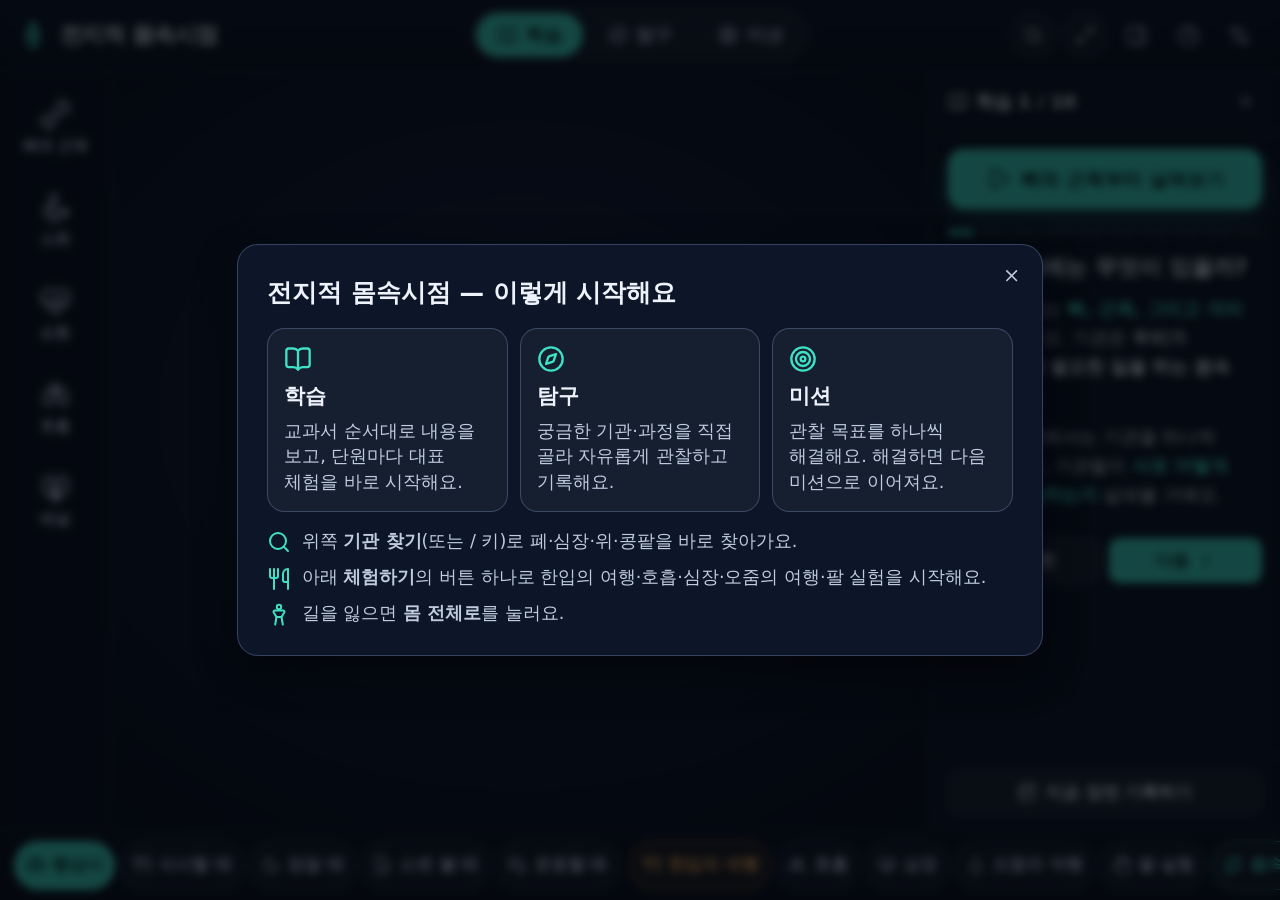
<file: index.html>
<!DOCTYPE html>
<html lang="ko">
<head>
  <meta charset="UTF-8" />
  <meta name="viewport" content="width=device-width, initial-scale=1.0" />
  <meta name="description" content="초등과학 5-1 4단원 「우리 몸의 구조와 기능」 인터랙티브 인체 시뮬레이터 — 기관이 아니라 연결을 탐구합니다." />
  <title>전지적 몸속시점 — 우리 몸의 구조와 기능</title>
  <link rel="icon" href="data:image/svg+xml,%3Csvg xmlns='http://www.w3.org/2000/svg' viewBox='0 0 24 24' fill='none' stroke='%233fe0c5' stroke-width='2' stroke-linecap='round'%3E%3Ccircle cx='12' cy='4.3' r='2.1'/%3E%3Cpath d='M12 6.8c-3 0-4.6 1.6-4.6 4.4v3.3c0 .9.5 1.5 1.3 1.7l.6 5.3h5.4l.6-5.3c.8-.2 1.3-.8 1.3-1.7v-3.3c0-2.8-1.6-4.4-4.6-4.4z'/%3E%3C/svg%3E" />
  <script type="module" crossorigin src="./assets/main-BNYnSzx_.js"></script>
  <link rel="modulepreload" crossorigin href="./assets/teacherPanel-DHexOj8M.js">
  <link rel="stylesheet" crossorigin href="./assets/teacherPanel-DHeSfrAn.css">
</head>
<body>
  <div id="app">

    <!-- ===== 상단 바: 학습 방식 · 핵심 도구만 ===== -->
    <header id="topbar">
      <div class="brand">
        <span class="brand-mark" data-icon="logo" data-icon-size="30"></span>
        <div class="brand-text">
          <h1>전지적 몸속시점</h1>
          <p class="subtitle">기관이 아니라 <em>연결</em>로 보는 우리 몸</p>
        </div>
      </div>

      <nav id="mode-tabs" class="mode-tabs" role="tablist" aria-label="학습 방식 선택">
        <button class="mode-tab active" data-mode="learn" role="tab" title="학습: 교과서 순서대로 보고 대표 체험 시작" aria-selected="true"><span data-icon="bookOpen"></span><span>학습</span></button>
        <button class="mode-tab" data-mode="explore" role="tab" title="탐구: 원하는 기관·과정을 직접 골라 관찰" aria-selected="false"><span data-icon="compass"></span><span>탐구</span></button>
        <button class="mode-tab" data-mode="mission" role="tab" title="미션: 관찰 목표 해결" aria-selected="false"><span data-icon="target"></span><span>미션</span></button>
      </nav>

      <div class="top-actions">
        <button id="btn-search" class="text-btn" title="기관 이름으로 찾기 ( / 키)" aria-expanded="false" aria-controls="search-pop"><span data-icon="search"></span><span>기관 찾기</span></button>
        <button id="btn-graphics" class="text-btn" title="설명을 숨기고 3D 그래픽만 크게 보기 (Esc로 돌아오기)"><span data-icon="maximize"></span><span>그래픽만 보기</span></button>
        <button id="btn-panel" class="icon-btn" title="설명 패널 열기·닫기" aria-label="설명 패널 열기·닫기" aria-pressed="true" data-icon="panelRight"></button>
        <button id="btn-help" class="icon-btn" title="사용 방법" aria-label="사용 방법" data-icon="help"></button>
        <button id="btn-drawer" class="icon-btn" title="보기 설정 · 교사용 도구" aria-label="보기 설정과 교사용 도구" data-icon="settings"></button>
      </div>
      <div id="search-pop" class="search-pop hidden" role="dialog" aria-label="기관 찾기">
        <label class="search-field"><span data-icon="search" data-icon-size="20"></span><input id="search-input" type="search" placeholder="기관 이름 (예: 폐, 심장, 위, 콩팥)" autocomplete="off" aria-label="기관 이름" /></label>
        <ul id="search-results" class="search-results"></ul>
      </div>
    </header>

    <!-- ===== 본문 ===== -->
    <div id="workspace">

      <!-- 왼쪽: 계통 선택 -->
      <aside id="system-rail" aria-label="몸의 계통 선택">
        <button class="system-btn" data-system="skeletal_muscular" aria-label="뼈와 근육">
          <span class="system-icon" data-icon="bone" data-icon-size="30"></span><span class="system-label">뼈와 근육</span>
        </button>
        <button class="system-btn" data-system="digestive" aria-label="소화기관">
          <span class="system-icon" data-icon="stomach" data-icon-size="30"></span><span class="system-label">소화</span>
        </button>
        <button class="system-btn" data-system="circulatory" aria-label="순환기관">
          <span class="system-icon" data-icon="heartPulse" data-icon-size="30"></span><span class="system-label">순환</span>
        </button>
        <button class="system-btn" data-system="respiratory" aria-label="호흡기관">
          <span class="system-icon" data-icon="lungs" data-icon-size="30"></span><span class="system-label">호흡</span>
        </button>
        <button class="system-btn" data-system="excretory" aria-label="배설기관">
          <span class="system-icon" data-icon="kidneys" data-icon-size="30"></span><span class="system-label">배설</span>
        </button>
      </aside>

      <!-- 중앙: DUAL VIEW 무대 (3D가 화면의 주인공 — 긴 설명은 여기에 띄우지 않는다) -->
      <main id="stage" data-choreo="hero">
        <canvas id="body-canvas"></canvas>

        <div id="views" style="--split: 0%;">
          <section id="view-context" class="view view-context" aria-label="전신 지도: 어디에서 일어나고 있나요?">
            <header class="view-tag">
              <span data-icon="body" data-icon-size="20"></span>
              <span class="view-q">어디에서?</span>
              <strong class="tag-sub">전신 지도</strong>
            </header>
            <div class="route-legend" aria-hidden="true">
              <span class="lg lg-done">지나온 길</span>
              <span class="lg lg-now">지금</span>
              <span class="lg lg-next">다음</span>
            </div>
          </section>

          <div id="view-divider" role="separator" aria-orientation="vertical" aria-label="화면 나누기 조절(좌우 화살표)" tabindex="0"></div>

          <section id="view-detail" class="view view-detail" aria-label="집중 시점: 지금 무엇이 일어나고 있나요?">
            <header class="view-tag view-tag-detail">
              <span id="view-chip" class="view-chip">몸 전체</span>
              <span id="activity-badge" class="activity-badge">평상시</span>
            </header>

            <div class="view-tools">
              <button id="btn-home" class="text-btn small hidden" title="몸 전체 보기로 돌아가기"><span data-icon="body"></span><span>몸 전체로</span></button>
              <button id="btn-reset-view" class="icon-btn small" title="시점 초기화" aria-label="시점 초기화" data-icon="focus"></button>
              <button class="icon-btn small" data-split="hero" title="집중 시점만 크게" aria-label="집중 시점만 크게" data-icon="maximize"></button>
              <button class="icon-btn small" data-split="dual" title="전신 지도와 함께 보기" aria-label="전신 지도와 함께 보기" data-icon="split"></button>
            </div>

            <!-- 고정 콜아웃: 글씨는 화면의 정해진 자리에 가만히 있고, 가는 선만 3D의 그 자리를 가리킨다(글씨가 개체를 따라 흔들리지 않게) -->
            <svg id="callout-svg" class="callout-svg" aria-hidden="true"></svg>
            <div id="event-chip" class="event-chip hidden" aria-hidden="true"><span class="ev-dot"></span><span id="event-text"></span></div>
            <div id="co-rich" class="blood-callout rich hidden"><span class="bc-swatch"></span><span><strong>산소가 많은 혈액</strong><small>밝은 빨강 · 반짝임 · 심장 → 온몸</small></span></div>
            <div id="co-poor" class="blood-callout poor hidden"><span class="bc-swatch"></span><span><strong>산소가 적은 혈액</strong><small>어두운 빨강 · 무광 · 온몸 → 심장</small></span></div>
            <div id="pump-indicator" class="pump-indicator hidden" role="status"><span class="pi-dot"></span><span id="pump-text"></span></div>

            <div id="magnify-inset" class="magnify-inset hidden" aria-label="교육용 확대 표현">
              <canvas id="magnify-canvas" width="480" height="480"></canvas>
              <p class="magnify-label"><span id="magnify-title">확대해서 보기</span><small>교육용 확대 표현</small></p>
            </div>

            <!-- 상황 캡션(몸의 상황을 고른 뒤, 몸속 이동이 아닐 때) -->
            <div id="scenario-caption" class="scenario-caption hidden">
              <p id="scenario-text"></p>
            </div>
          </section>
        </div>

        <!-- 자막 도크: 3D 위에 띄우지 않고 무대 아래 전용 구역에 둔다(3D 장면 > 짧은 설명 > 최소 조작).
             views/dualView 렌더 영역은 이 도크 높이만큼 위로 줄어든다(ui/flowControls.js가 --dock-h 갱신). -->
        <div id="flow-dock" class="flow-dock hidden">
          <div class="dock-nav" role="navigation" aria-label="체험 이동">
            <span id="exp-mission" class="exp-mission hidden"></span>
            <span id="exp-current" class="exp-current"></span>
            <div id="flow-breadcrumb" class="route-steps"></div>
            <button id="exp-list" class="btn btn-ghost small-btn"><span data-icon="layers" data-icon-size="16"></span>체험 목록</button>
            <button id="exp-next" class="btn btn-ghost small-btn"></button>
            <button id="exp-end" class="btn btn-ghost small-btn"><span data-icon="body" data-icon-size="16"></span>끝내기</button>
          </div>
          <div id="exp-done" class="exp-done hidden">
            <p id="exp-done-text"></p>
            <div class="exp-done-actions">
              <button id="exp-done-next" class="btn btn-accent"></button>
              <button id="exp-done-again" class="btn"><span data-icon="replay"></span>다시 보기</button>
              <button id="exp-done-list" class="btn btn-ghost"><span data-icon="layers"></span>체험 목록</button>
            </div>
          </div>
          <div id="transition-banner" class="transition-banner hidden">
            <p id="transition-text"></p>
            <div class="transition-actions">
              <button id="transition-accept" class="btn btn-accent">따라가 볼까요?</button>
              <button id="transition-dismiss" class="btn btn-ghost">계속 보기</button>
            </div>
          </div>

          <!-- 캡션 바: "지금 일어나는 일" 한 줄 + 경로 진행 + 재생 컨트롤 -->
          <div id="flow-controls" class="caption-bar hidden">
            <div class="caption-main">
              <p class="caption-kicker"><span id="flow-journey-progress" class="caption-journey"></span><span id="now-kicker"></span><span id="now-text" class="now-text"></span></p>
              <p id="flow-message" class="caption-text"></p>
              <p id="flow-hint" class="caption-hint hidden" role="status"></p>
            </div>
            <div class="caption-buttons">
              <button id="flow-restart" class="icon-btn" title="처음부터" aria-label="처음부터" data-icon="restart"></button>
              <button id="flow-step-back" class="icon-btn" title="이전 단계" aria-label="이전 단계" data-icon="prev"></button>
              <button id="flow-play-pause" class="play-btn" title="재생" aria-label="재생 또는 일시정지"></button>
              <button id="flow-step-fwd" class="icon-btn" title="다음 단계" aria-label="다음 단계" data-icon="next"></button>
              <select id="flow-speed" title="관찰 속도" aria-label="관찰 속도">
                <option value="slow">느리게</option>
                <option value="normal" selected>기본</option>
                <option value="fast">빠르게</option>
              </select>
              <div class="seg-toggle" role="group" aria-label="카메라 보기 방식">
                <button id="flow-cam-follow" class="seg-btn" aria-pressed="true" title="카메라가 지금 이동하는 물질을 가까이 따라가요"><span data-icon="crosshair" data-icon-size="18"></span><span class="seg-label">따라가기</span></button>
                <button id="flow-cam-overview" class="seg-btn" aria-pressed="false" title="이 여행의 길 전체를 한 화면에서 봐요(지나온 길·지금·다음 표시)"><span data-icon="route" data-icon-size="18"></span><span class="seg-label">길 전체 보기</span></button>
              </div>
              <button id="flow-record" class="icon-btn" title="지금 장면 기록하기" aria-label="지금 장면 기록하기" data-icon="notebook"></button>
              <button id="flow-more" class="icon-btn" title="지나온 길·자세한 설명 펼치기" aria-label="자막 펼치기" aria-expanded="false" data-icon="layers"></button>
            </div>
          </div>
        </div>

        <button id="btn-exit-graphics" class="text-btn floating hidden"><span data-icon="panelRight"></span><span>설명 보기</span></button>

        <div id="loading" class="loading-screen">
          <div class="loading-inner">
            <span class="loading-mark" data-icon="logo" data-icon-size="56"></span>
            <p class="loading-title">전지적 몸속시점</p>
            <p id="loading-text" class="loading-text">우리 몸 2,234개 구조를 불러오고 있어요</p>
            <div class="loading-bar"><span id="loading-fill"></span></div>
          </div>
        </div>
      </main>

      <!-- 오른쪽: 하나로 합친 설명 패널(Unified Context Panel) -->
      <aside id="side-panel" class="side-panel" aria-label="설명 패널">
        <div class="side-head">
          <span id="side-title">학습</span>
          <button id="side-close" class="icon-btn small" aria-label="설명 패널 접기" title="설명 패널 접기" data-icon="close"></button>
        </div>
        <div class="side-scroll">
          <!-- 선택한 기관 -->
          <section id="organ-card" class="panel-organ hidden" aria-label="기관 정보">
            <p class="card-kicker" id="organ-card-system"></p>
            <h2 id="organ-card-title">기관 이름</h2>
            <div class="organ-card-section"><h3>어디에 있나요?</h3><p id="organ-card-where"></p></div>
            <div class="organ-card-section"><h3>어떤 모습인가요?</h3><p id="organ-card-look"></p></div>
            <div class="organ-card-section"><h3>무슨 일을 하나요?</h3><p id="organ-card-role"></p></div>
            <div id="organ-legend" class="legend-row hidden"></div>
            <details class="organ-card-more"><summary>더 알아보기</summary><p id="organ-card-extra"></p></details>
          </section>

          <!-- 몸속 이동 중 관찰 포인트 -->
          <section id="panel-flow" class="panel-flow hidden" aria-label="관찰 포인트">
            <p class="card-kicker">관찰 포인트</p>
            <h2 id="panel-flow-title"></h2>
            <p id="panel-flow-note" class="panel-flow-note"></p>
            <div id="panel-flow-legend" class="flow-legend"></div>
          </section>

          <!-- 지금 할 수 있는 대표 행동 하나 -->
          <div id="panel-primary" class="panel-primary"></div>

          <!-- 학습/탐구/미션 내용 -->
          <button id="side-body-toggle" class="side-body-toggle hidden"></button>
          <div id="side-body"></div>
        </div>
        <div class="side-foot">
          <button id="btn-record" class="btn wide"><span data-icon="notebook"></span>지금 장면 기록하기</button>
        </div>
      </aside>

      <!-- 팔 움직임 실험 — 왼쪽 작은 영역: 몸에서의 위치, 큰 영역: 팔꿈치·뼈·근육 -->
      <section id="arm-experiment" class="arm-experiment hidden" aria-label="팔 움직임 실험">
        <div class="arm-exp-head">
          <h2><span data-icon="hand" data-icon-size="28"></span>팔은 어떻게 움직일까요?</h2>
          <div class="arm-exp-nav">
            <span id="arm-exp-mission" class="exp-mission hidden"></span>
            <button id="arm-exp-list" class="btn btn-ghost"><span data-icon="layers"></span>체험 목록</button>
            <button id="arm-exp-next" class="btn btn-ghost"></button>
            <button id="arm-record" class="btn btn-ghost"><span data-icon="notebook"></span>장면 기록하기</button>
            <button id="arm-exp-back" class="btn btn-accent"><span data-icon="body"></span>몸 전체로 돌아가기</button>
          </div>
        </div>
        <div class="arm-exp-body">
          <div class="arm-exp-stage">
            <canvas id="arm-exp-canvas"></canvas>
            <span class="arm-exp-tag arm-tag-context"><span data-icon="body" data-icon-size="18"></span>어디에서? 몸에서 팔의 위치</span>
            <span class="arm-exp-tag arm-tag-detail"><span data-icon="hand" data-icon-size="18"></span>무엇이? 팔꿈치 · 뼈 · 근육</span>
            <svg class="arm-lead-svg" aria-hidden="true">
              <line id="arm-lead-inner" class="inner"></line><circle id="arm-dot-inner" class="inner" r="4"></circle>
              <line id="arm-lead-outer" class="outer"></line><circle id="arm-dot-outer" class="outer" r="4"></circle>
            </svg>
            <span id="arm-label-inner" class="arm-mlabel inner"></span>
            <span id="arm-label-outer" class="arm-mlabel outer"></span>
            <p id="arm-ghost-note" class="arm-ghost-note hidden">흐린 윤곽 = 팔을 폈을 때의 근육 모양</p>
          </div>
          <aside class="arm-exp-observe">
            <div id="arm-record-holder"></div>
            <h3>관찰 카드</h3>
            <div class="arm-exp-row"><span class="arm-exp-dot inner"></span><span>팔 안쪽 근육</span><strong id="arm-exp-inner-state">관찰 중</strong></div>
            <div class="arm-exp-row"><span class="arm-exp-dot outer"></span><span>팔 바깥쪽 근육</span><strong id="arm-exp-outer-state">관찰 중</strong></div>
            <div id="arm-compare" class="arm-compare" aria-label="근육 길이 비교">
              <p class="cmp-title">근육 길이 비교 <small>흰 눈금 = 팔을 폈을 때 길이</small></p>
              <div class="cmp-row inner"><span class="cmp-name">팔 안쪽 근육</span><span class="cmp-track"><i class="cmp-bar" id="cmp-inner-bar"></i><i class="cmp-ref"></i></span><strong id="cmp-inner-val" class="cmp-val"></strong></div>
              <div class="cmp-row outer"><span class="cmp-name">팔 바깥쪽 근육</span><span class="cmp-track"><i class="cmp-bar" id="cmp-outer-bar"></i><i class="cmp-ref"></i></span><strong id="cmp-outer-val" class="cmp-val"></strong></div>
            </div>
            <div id="arm-mission-done" class="arm-mission-done hidden"></div>
            <div id="arm-exp-question" class="arm-exp-question hidden"></div>
          </aside>
        </div>
        <div class="arm-exp-controls">
          <p class="arm-exp-hint"><span data-icon="hand"></span>슬라이더를 움직이거나 아래팔을 직접 끌어 보세요</p>
          <div class="arm-slider-row">
            <button id="arm-snap-0" class="btn btn-ghost arm-snap" title="팔을 쭉 편 상태로">편 팔</button>
            <input id="arm-exp-slider" type="range" min="0" max="100" value="0" aria-label="팔 굽힘 정도" />
            <button id="arm-snap-1" class="btn btn-ghost arm-snap" title="팔을 끝까지 굽힌 상태로">굽힌 팔</button>
          </div>
          <div class="arm-tools">
            <button id="arm-demo" class="btn btn-accent"><span data-icon="replay"></span>천천히 굽혔다 펴 보기</button>
            <label class="toggle-row arm-ghost-toggle"><input type="checkbox" id="arm-ghost" checked /><span>편 팔 윤곽 겹쳐 보기(비교)</span></label>
          </div>
          <p class="arm-exp-note">BodyParts3D의 실제 인체 구조(뼈와 근육)를 바탕으로, 움직임의 원리를 쉽게 관찰할 수 있도록 표현했습니다.</p>
        </div>
      </section>
    </div>

    <!-- ===== 하단 독: 몸의 상황 + 대표 체험(항상 보임) ===== -->
    <footer id="dock">
      <div id="activity-buttons" class="dock-group" role="group" aria-label="몸의 상황">
        <span class="dock-label">몸의 상황</span>
        <button class="dock-btn active" data-activity="rest"><span data-icon="sofa"></span>평상시</button>
        <button class="dock-btn" data-activity="eating"><span data-icon="utensils"></span>식사할 때</button>
        <button class="dock-btn" data-activity="sleeping"><span data-icon="moon"></span>잠잘 때</button>
        <button class="dock-btn" data-activity="urinating"><span data-icon="toilet"></span>소변 볼 때</button>
        <button class="dock-btn" data-activity="exercise"><span data-icon="footprints"></span>운동할 때</button>
      </div>
      <div id="tracer-buttons" class="dock-group" role="group" aria-label="몸속 체험">
        <span class="dock-label">체험하기</span>
        <button class="dock-btn signature" data-action="startFoodJourney" data-tracer="food"><span data-icon="utensils"></span>한입의 여행</button>
        <button class="dock-btn" data-action="startBreath" data-tracer="oxygen"><span data-icon="lungs"></span>호흡</button>
        <button class="dock-btn" data-action="startHeartPump"><span data-icon="heartPulse"></span>심장</button>
        <button class="dock-btn" data-action="startUrineJourney" data-tracer="urine"><span data-icon="droplet"></span>오줌의 여행</button>
        <button class="dock-btn" data-action="openArmExperiment"><span data-icon="hand"></span>팔 실험</button>
        <button class="dock-btn accent" data-action="startBodyConnection" id="journey-start"><span data-icon="route"></span>몸속 연결 여행</button>
        <details class="dock-more">
          <summary class="dock-btn"><span data-icon="layers"></span>더 보기</summary>
          <div class="dock-more-menu">
            <button class="dock-btn" data-action="startNutrientDelivery" data-tracer="nutrientDelivery"><span data-icon="nutrient"></span>영양소 운반</button>
            <button class="dock-btn" data-action="startOxygenDelivery" data-tracer="oxygenDelivery"><span data-icon="o2"></span>산소 운반</button>
            <button class="dock-btn" data-action="startExhale" data-tracer="carbonDioxideReturn"><span data-icon="co2"></span>이산화 탄소 내보내기</button>
            <button class="dock-btn" data-action="startWaste" data-tracer="wasteRenal"><span data-icon="waste"></span>노폐물 운반</button>
          </div>
        </details>
        <button class="dock-btn ghost hidden" id="tracer-stop"><span data-icon="close"></span>그만 보기</button>
      </div>
    </footer>

    <!-- ===== 보기 설정 · 교사용 도구 서랍 ===== -->
    <div id="settings-drawer" class="drawer hidden" aria-label="보기 설정">
      <div class="drawer-head">
        <h2><span data-icon="settings"></span>보기 설정</h2>
        <button id="drawer-close" class="icon-btn small" aria-label="닫기" data-icon="close"></button>
      </div>
      <div id="drawer-body"></div>
      <button id="drawer-reset" class="btn wide"><span data-icon="undo"></span>기본 보기로 되돌리기</button>
      <div class="drawer-section">
        <h3>그래픽 품질</h3>
        <select id="quality-select">
          <option value="low">가볍게 (오래된 컴퓨터)</option>
          <option value="medium" selected>균형</option>
          <option value="high">최고 화질</option>
        </select>
      </div>
      <div class="drawer-section">
        <h3>수업 도구</h3>
        <button id="btn-present" class="btn wide"><span data-icon="present"></span>발표 모드 (글자 크게)</button>
        <button id="btn-teacher" class="btn wide"><span data-icon="teacher"></span>교사용 패널 열기</button>
        <button id="btn-result" class="btn wide"><span data-icon="notebook"></span>몸속 탐구 결과 저장</button>
      </div>
      <div class="drawer-section whale-section">
        <h3>수업 공유</h3>
        <button id="btn-whale-link" class="btn wide"><span data-icon="link"></span>웨일 클래스용 링크 복사</button>
        <button id="btn-whale-open" class="btn btn-ghost wide"><span data-icon="share"></span>웨일 클래스 열기</button>
      </div>
      <div id="teamboard-settings-slot"></div>
      <div class="drawer-section">
        <button id="btn-info" class="btn btn-ghost wide"><span data-icon="info"></span>자료 정보 · 출처</button>
      </div>
    </div>

    <!-- ===== 모달 ===== -->
    <div id="info-modal" class="modal hidden" aria-label="안내" role="dialog">
      <div class="modal-inner">
        <button id="info-close" class="icon-btn small card-close" aria-label="닫기" data-icon="close"></button>
        <h2>자료 정보 및 출처</h2>
        <p>2022 개정 초등과학 5-1 4단원 「우리 몸의 구조와 기능」 교과서·실험관찰을 1차 근거로 만들었습니다.</p>
        <p>인체 모형: <strong>BodyParts3D</strong>, © The Database Center for Life Science licensed under CC Attribution 4.0 International. 2,234개 원본 메시 전체를 사용합니다(성인 남성 기준 모형이며, 실제 사람마다 크기와 모양이 조금씩 달라요). 브라우저용 가공 데이터와 렌더링 기법은 Human Atlas(MIT License)를 참고·재구현했습니다. 3D 엔진: three.js(MIT). 아이콘: Lucide(ISC). 자세한 내용은 <code>THIRD_PARTY_NOTICES.md</code>.</p>
        <p>몸속의 확대 그림과 물질(음식물 조각, 영양소, 산소, 이산화 탄소, 노폐물, 오줌)의 모양은 이해를 돕기 위한 교육용 표현입니다.</p>
        <p><strong>개인정보</strong>: 로그인이 없고 학생 이름·학번을 수집하지 않습니다. 기록은 이 기기의 브라우저에만 저장됩니다. 이 프로그램은 의료기기가 아니며 건강 상태를 진단하지 않습니다.</p>
      </div>
    </div>

  </div>

</body>
</html>
</file>
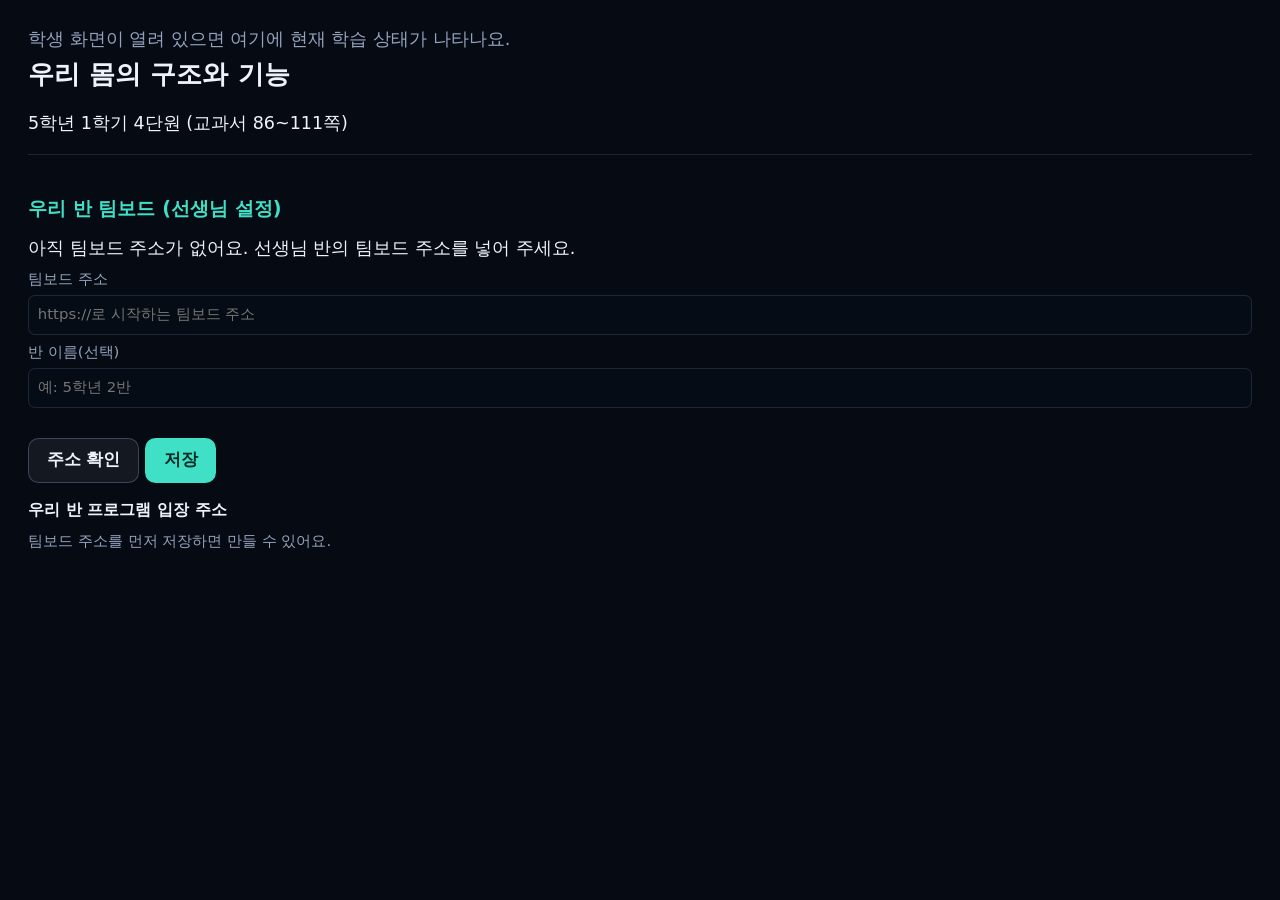
<file: teacher.html>
<!DOCTYPE html>
<html lang="ko">
<head>
  <meta charset="UTF-8" />
  <meta name="viewport" content="width=device-width, initial-scale=1.0" />
  <title>전지적 몸속시점 — 교사용 패널</title>
  <link rel="icon" href="data:image/svg+xml,%3Csvg xmlns='http://www.w3.org/2000/svg' viewBox='0 0 24 24' fill='none' stroke='%233fe0c5' stroke-width='2' stroke-linecap='round' stroke-linejoin='round'%3E%3Cpath d='M21.42 10.922a1 1 0 0 0-.019-1.838L12.83 5.18a2 2 0 0 0-1.66 0L2.6 9.08a1 1 0 0 0 0 1.832l8.57 3.908a2 2 0 0 0 1.66 0z'/%3E%3Cpath d='M22 10v6'/%3E%3Cpath d='M6 12.5V16a6 3 0 0 0 12 0v-3.5'/%3E%3C/svg%3E" />
  <script type="module" crossorigin src="./assets/teacher-C_IaRxQy.js"></script>
  <link rel="modulepreload" crossorigin href="./assets/teacherPanel-DHexOj8M.js">
  <link rel="stylesheet" crossorigin href="./assets/teacherPanel-DHeSfrAn.css">
</head>
<body>
  <div id="teacher-app"></div>
</body>
</html>
</file>
<file: assets/teacherPanel-DHeSfrAn.css>
:root{--bg: #060a13;--panel: rgba(12, 19, 33, .82);--panel-solid: #0f1829;--panel-2: rgba(255, 255, 255, .05);--line: rgba(170, 196, 255, .14);--line-2: rgba(170, 196, 255, .26);--text: #eef3fb;--text-2: #bfcbe0;--text-dim: #93a2bc;--accent: #3fe0c5;--accent-ink: #032a24;--warm: #ffb454;--done: #7aa7ff;--danger: #ff7a6b;--sys-skeletal_muscular: #e8dcc0;--sys-digestive: #f2a65a;--sys-circulatory: #ff6b6b;--sys-respiratory: #78b8ff;--sys-excretory: #f5d35a;--fs-body: clamp(16px, .55vw + 10.5px, 28px);--radius: .9rem;--radius-s: .6rem;--panel-w: clamp(20rem, 25vw, 30rem);--shadow: 0 1rem 2.4rem rgba(0, 0, 0, .45);--font: "Pretendard Variable", Pretendard, "Noto Sans KR", "Apple SD Gothic Neo", "Malgun Gothic", system-ui, sans-serif}*{box-sizing:border-box;margin:0;padding:0}html{font-size:var(--fs-body)}html,body{height:100%;background:var(--bg);color:var(--text);font-family:var(--font);overflow:hidden;-webkit-font-smoothing:antialiased}button,select,input,textarea{font:inherit;color:inherit}.hidden{display:none!important}.icon{flex:none;display:block}:focus-visible{outline:3px solid var(--accent);outline-offset:2px}@media (prefers-reduced-motion: reduce){*,*:before,*:after{transition:none!important;animation:none!important}}#app{height:100dvh;display:grid;grid-template-rows:auto 1fr auto}#topbar{display:grid;grid-template-columns:1fr auto 1fr;align-items:center;gap:1rem;padding:.45rem 1rem;background:linear-gradient(180deg,#0b1322,#080d18);border-bottom:1px solid var(--line);position:relative;z-index:20}.brand{display:flex;align-items:center;gap:.7rem;min-width:0}.brand-mark{color:var(--accent);display:grid;place-items:center}.brand-text h1{font-size:1.25rem;font-weight:800;letter-spacing:-.02em;line-height:1.1;white-space:nowrap}.subtitle{font-size:.85rem;color:var(--text-dim);margin-top:.1rem;white-space:nowrap}.subtitle em{font-style:normal;color:var(--accent);font-weight:700}.mode-tabs{display:flex;gap:.25rem;padding:.25rem;border-radius:999px;background:var(--panel-2);border:1px solid var(--line)}.mode-tab{display:flex;align-items:center;gap:.45rem;min-height:2.5rem;padding:.35rem 1.2rem;border-radius:999px;border:0;background:transparent;color:var(--text-2);font-size:1rem;font-weight:800;cursor:pointer}.mode-tab .icon{width:1.15em;height:1.15em}.mode-tab:hover{color:var(--text);background:#ffffff0f}.mode-tab.active{background:var(--accent);color:var(--accent-ink)}.top-actions{display:flex;justify-content:flex-end;align-items:center;gap:.35rem}.btn{display:inline-flex;align-items:center;justify-content:center;gap:.45rem;min-height:2.6rem;padding:.45rem 1rem;border-radius:var(--radius-s);border:1px solid var(--line-2);background:#ffffff0f;color:var(--text);font-size:.95rem;font-weight:700;cursor:pointer;transition:background .15s,border-color .15s,transform .08s}.btn .icon{width:1.15em;height:1.15em}.btn:hover{background:#ffffff1c;border-color:var(--accent)}.btn:active{transform:translateY(1px)}.btn:disabled{opacity:.4;cursor:default}.btn-accent{background:var(--accent);color:var(--accent-ink);border-color:transparent}.btn-accent:hover{background:#6ff0da}.btn-ghost{background:transparent}.btn.wide{width:100%;margin-top:.6rem}.icon-btn{display:inline-grid;place-items:center;width:2.6rem;height:2.6rem;min-width:44px;min-height:44px;border-radius:.75rem;border:1px solid transparent;background:transparent;color:var(--text-2);cursor:pointer}.icon-btn .icon{width:1.3rem;height:1.3rem}.icon-btn:hover{background:#ffffff14;color:var(--text);border-color:var(--line)}.icon-btn.active{color:var(--accent);background:#3fe0c51f;border-color:#3fe0c566}.icon-btn.small{width:2.2rem;height:2.2rem;min-width:40px;min-height:40px;border-radius:.6rem}.icon-btn.small .icon{width:1.1rem;height:1.1rem}.icon-btn:disabled{opacity:.35;cursor:default}.text-btn{display:inline-flex;align-items:center;gap:.45rem;min-height:2.6rem;padding:.35rem .95rem;border-radius:999px;border:1px solid var(--line-2);background:#ffffff0a;color:var(--text);font-size:.92rem;font-weight:800;cursor:pointer;white-space:nowrap}.text-btn .icon{width:1.15em;height:1.15em}.text-btn:hover{border-color:var(--accent);background:#3fe0c514}.text-btn.small{min-height:2.3rem;padding:.25rem .8rem;font-size:.88rem}.text-btn.floating{position:absolute;top:.8rem;right:.9rem;z-index:12;background:#080d18cc;backdrop-filter:blur(8px)}#workspace{position:relative;display:grid;grid-template-columns:auto minmax(0,1fr) auto;min-height:0}#system-rail{display:flex;flex-direction:column;gap:.4rem;padding:.7rem .5rem;background:#080d18;border-right:1px solid var(--line);z-index:5;overflow-y:auto}.system-btn{--c: var(--text-2);display:flex;flex-direction:column;align-items:center;gap:.35rem;width:5.3rem;padding:.75rem .3rem;border-radius:var(--radius);border:1px solid transparent;background:transparent;color:var(--text-2);cursor:pointer}.system-btn .icon{width:1.9rem;height:1.9rem}.system-label{font-size:.88rem;font-weight:800;line-height:1.2;text-align:center;word-break:keep-all}.system-btn:hover{background:#ffffff0d;color:var(--text)}.system-btn.active{color:var(--c);background:color-mix(in srgb,var(--c) 12%,transparent);border-color:color-mix(in srgb,var(--c) 45%,transparent)}.system-btn[data-system=skeletal_muscular]{--c: var(--sys-skeletal_muscular)}.system-btn[data-system=digestive]{--c: var(--sys-digestive)}.system-btn[data-system=circulatory]{--c: var(--sys-circulatory)}.system-btn[data-system=respiratory]{--c: var(--sys-respiratory)}.system-btn[data-system=excretory]{--c: var(--sys-excretory)}.system-btn.dim{opacity:.45}#stage{position:relative;min-width:0;min-height:0;overflow:hidden;background:var(--bg)}#body-canvas{position:absolute;inset:0;width:100%;height:100%;z-index:1;pointer-events:none;display:block}#views{--split: 0%;--div: 0px;position:absolute;inset:0 0 var(--dock-h, 0px) 0;display:grid;grid-template-columns:var(--split) var(--div) minmax(0,1fr)}.view{position:relative;min-width:0;min-height:0;overflow:hidden;touch-action:none}.view-context{background:radial-gradient(120% 90% at 50% 40%,#13233c,#0a1322 55%,#070b14);border-right:1px solid var(--line)}.view-detail{background:radial-gradient(90% 80% at 55% 42%,#1a2640,#0d1526,#060a13)}#view-divider{position:relative;z-index:3;cursor:col-resize;overflow:hidden;background:linear-gradient(90deg,transparent,rgba(170,196,255,.18),transparent)}#view-divider:after{content:"";position:absolute;left:50%;top:50%;width:.3rem;height:3rem;border-radius:1rem;transform:translate(-50%,-50%);background:var(--line-2)}.view>*{z-index:2}.view-tag{position:absolute;top:.8rem;left:.9rem;display:flex;align-items:center;gap:.5rem;padding:.4rem .85rem;border-radius:999px;background:#080d18b3;border:1px solid var(--line);backdrop-filter:blur(8px);font-size:.92rem;color:var(--text-2);pointer-events:none}.view-tag strong{color:var(--text);font-weight:800}.view-q{color:var(--accent);font-weight:800}.view-chip{color:var(--text);font-weight:800;padding:.05rem .55rem;border-radius:999px;border:2px solid transparent}.view-chip[data-cam=focus]{border:2px solid rgba(255,180,84,.85)}.view-chip[data-cam=follow]{border:2px dashed rgba(170,196,255,.85)}.view-chip[data-cam=path]{border:3px double rgba(170,196,255,.85)}.activity-badge{padding:.1rem .6rem;border-radius:999px;background:#3fe0c524;color:var(--accent);font-weight:800;font-size:.88rem}.activity-badge.active-state{background:#ffb45429;color:var(--warm)}.route-legend{position:absolute;left:.9rem;bottom:.9rem;display:flex;flex-wrap:wrap;gap:.35rem .9rem;padding:.35rem .7rem;border-radius:.7rem;background:#080d1899;font-size:.88rem;font-weight:700;color:var(--text-2);pointer-events:none}#stage:not([data-flow=on]) .route-legend{display:none}.lg:before{content:"";display:inline-block;width:1.4rem;height:.32rem;border-radius:1rem;margin-right:.35rem;vertical-align:middle}.lg-done:before{background:var(--done)}.lg-now:before{background:var(--warm);box-shadow:0 0 .6rem var(--warm)}.lg-next:before{background:repeating-linear-gradient(90deg,rgba(255,255,255,.55) 0 .3rem,transparent .3rem .55rem)}.view-tools{position:absolute;top:.8rem;right:.9rem;display:flex;align-items:center;gap:.25rem;padding:.2rem;border-radius:.9rem;background:#080d189e;border:1px solid var(--line)}.view-tools .icon-btn.active{color:var(--accent)}.magnify-inset{position:absolute;right:1rem;top:4.4rem;width:clamp(13rem,19vw,22rem);z-index:5;pointer-events:none;display:flex;flex-direction:column;align-items:center;gap:.4rem}#magnify-canvas{width:100%;aspect-ratio:1;border-radius:50%;border:2px solid rgba(255,180,84,.55);box-shadow:0 0 0 6px #080d188c,var(--shadow);background:#0b1322}.magnify-label{display:flex;flex-direction:column;align-items:center;gap:.1rem;padding:.3rem .8rem;border-radius:.7rem;background:#080d18c7;text-align:center}#magnify-title{font-size:.95rem;font-weight:800;color:var(--warm)}.magnify-label small{font-size:.85rem;color:var(--text-dim);font-weight:700}.caption-bar{position:absolute;left:.9rem;right:.9rem;bottom:.9rem;z-index:6;display:grid;grid-template-columns:minmax(0,1fr) auto;align-items:end;gap:1rem;padding:.9rem 1.2rem 1rem;border-radius:1.1rem;background:#070c16db;border:1px solid var(--line-2);backdrop-filter:blur(14px);box-shadow:var(--shadow)}.caption-kicker{display:flex;flex-wrap:wrap;align-items:baseline;gap:.2rem .6rem;margin-bottom:.45rem;font-size:.95rem;font-weight:800}.caption-journey{color:var(--accent)}.caption-journey:empty{display:none}#now-kicker{color:var(--warm)}.now-text{color:var(--text-2)}.route-steps{display:flex;flex-wrap:wrap;align-items:center;gap:.3rem;margin-bottom:.5rem}.crumb{display:inline-flex;align-items:center;gap:.25rem;padding:.22rem .75rem;border-radius:999px;font-size:.9rem;font-weight:800;color:var(--text-dim);border:1px solid var(--line);background:#ffffff08}.crumb .icon{width:.95em;height:.95em}.crumb.done{color:#cfe0ff;border-color:#7aa7ff73;background:#7aa7ff1f}.crumb.on{color:#1b1204;background:var(--warm);border-color:var(--warm);box-shadow:0 0 1rem #ffb45473}.crumb-sep{color:var(--text-dim);font-size:.9rem}.caption-text{font-size:clamp(22px,1.15vw + 11px,46px);font-weight:800;line-height:1.35;letter-spacing:-.01em;word-break:keep-all;min-height:1.35em}.caption-buttons{display:flex;align-items:center;gap:.35rem}.play-btn{display:grid;place-items:center;width:3.6rem;height:3.6rem;border-radius:50%;border:0;cursor:pointer;background:var(--accent);color:var(--accent-ink);box-shadow:0 0 1.4rem #3fe0c559}.play-btn .icon{width:1.6rem;height:1.6rem}#flow-speed{min-height:2.6rem;padding:0 .6rem;border-radius:var(--radius-s);background:var(--panel-solid);border:1px solid var(--line-2);font-size:.92rem}.caption-bar.flow-done{border-color:#3fe0c58c}.caption-bar:not(.expanded) .now-text{display:none}#flow-more[aria-expanded=true]{background:#3fe0c524;border-color:var(--accent);color:var(--accent)}.seg-toggle{display:inline-flex;padding:.2rem;border-radius:999px;background:#ffffff0d;border:1px solid var(--line-2)}.seg-btn{display:inline-flex;align-items:center;gap:.3rem;min-height:2.5rem;padding:0 .8rem;border-radius:999px;border:0;background:transparent;color:var(--text-2);font-size:.9rem;font-weight:800;cursor:pointer;white-space:nowrap}.seg-btn[aria-pressed=true]{background:var(--accent);color:var(--accent-ink)}.seg-btn .icon{width:1.1em;height:1.1em}#view-context{container-type:inline-size;container-name:ctxview}@container ctxview (max-width: 240px){.view-context .view-tag{font-size:.8rem;padding:.25rem .55rem;white-space:nowrap}.view-context .view-tag .tag-sub{display:none}.route-legend{flex-wrap:wrap;font-size:.78rem}}#view-detail{container-type:inline-size;container-name:detail}@container detail (max-width: 820px){.caption-buttons{flex-wrap:nowrap;gap:.2rem}.seg-btn{padding:0 .6rem}.seg-btn .seg-label{display:none}#flow-speed{padding:0 .3rem}}@container detail (max-width: 560px){.view-detail>.view-tag{display:none}}@container detail (max-width: 1000px){.caption-bar{grid-template-columns:1fr;gap:.5rem;padding:.7rem .9rem .8rem}.caption-buttons{justify-content:flex-end;flex-wrap:wrap}.caption-text{font-size:clamp(20px,2.6cqi + 8px,34px)}.play-btn{width:3rem;height:3rem}.magnify-inset{width:clamp(9rem,30cqi,16rem)}}.scenario-caption{position:absolute;left:50%;bottom:1rem;transform:translate(-50%);z-index:6;width:min(52rem,calc(100% - 2rem));padding:.8rem 1.2rem;border-radius:1rem;background:#070c16d6;border:1px solid rgba(255,180,84,.4);backdrop-filter:blur(12px);text-align:center;pointer-events:none}#scenario-text{font-size:clamp(19px,.9vw + 10px,36px);font-weight:800;line-height:1.4;word-break:keep-all}.transition-banner{position:absolute;left:50%;top:1rem;transform:translate(-50%);z-index:8;width:min(42rem,90%);padding:1rem 1.2rem;border-radius:var(--radius);background:#0a121ff2;border:1px solid var(--accent);box-shadow:var(--shadow);text-align:center}#transition-text{font-size:1.1rem;font-weight:800;line-height:1.45;word-break:keep-all}.transition-actions{display:flex;gap:.5rem;justify-content:center;margin-top:.7rem}.loading-screen{position:absolute;inset:0;z-index:30;display:grid;place-items:center;background:radial-gradient(80% 70% at 50% 45%,#13213a,#060a13);transition:opacity .6s}.loading-screen.fade{opacity:0;pointer-events:none}.loading-inner{text-align:center}.loading-mark{color:var(--accent);display:inline-grid}.loading-title{margin-top:.6rem;font-size:1.6rem;font-weight:800}.loading-text{margin-top:.4rem;color:var(--text-2);font-size:.95rem}.loading-bar{width:18rem;height:.35rem;margin:1rem auto 0;border-radius:1rem;background:#ffffff14;overflow:hidden}#loading-fill{display:block;width:0%;height:100%;background:linear-gradient(90deg,var(--accent),#7aa7ff);transition:width .25s}.side-panel{width:var(--panel-w);display:flex;flex-direction:column;min-height:0;background:#0a111e;border-left:1px solid var(--line);z-index:5}.side-panel.collapsed{display:none}.side-head{display:flex;align-items:center;justify-content:space-between;padding:.6rem .8rem .6rem 1rem;border-bottom:1px solid var(--line)}#side-title{font-size:1.05rem;font-weight:800;display:flex;align-items:center;gap:.45rem}.side-scroll{flex:1;min-height:0;overflow-y:auto}.side-foot{padding:.2rem 1rem .8rem;border-top:1px solid var(--line)}.card-kicker{font-size:.88rem;font-weight:800;color:var(--accent)}.panel-organ,.panel-flow{padding:1rem 1rem .6rem;border-bottom:1px solid var(--line)}.panel-organ h2,.panel-flow h2{font-size:1.65rem;font-weight:800;margin:.1rem 0 .5rem;letter-spacing:-.02em;word-break:keep-all}.organ-card-section{padding:.55rem 0;border-top:1px solid var(--line)}.organ-card-section h3{font-size:.88rem;color:var(--text-dim);font-weight:800;margin-bottom:.2rem}.organ-card-section p{font-size:1.05rem;line-height:1.55;word-break:keep-all}.organ-card-more{margin-top:.3rem;font-size:.92rem;color:var(--text-2)}.organ-card-more summary{cursor:pointer;color:var(--text-dim);font-weight:800;padding:.35rem 0}.organ-card-more p{line-height:1.6;white-space:pre-line}.panel-flow-note{font-size:1.05rem;line-height:1.6;word-break:keep-all;color:var(--text)}.flow-legend{display:flex;flex-wrap:wrap;gap:.4rem;margin:.7rem 0 .2rem}.legend-chip{display:inline-flex;align-items:center;gap:.4rem;padding:.25rem .65rem;border-radius:999px;background:var(--panel-2);border:1px solid var(--line);font-size:.88rem;font-weight:700}.legend-chip i{width:.8rem;height:.8rem;border-radius:50%;display:inline-block}.panel-primary{padding:.9rem 1rem .2rem}.panel-primary:empty{display:none}.primary-cta{display:flex;align-items:center;justify-content:center;gap:.6rem;width:100%;min-height:3.4rem;padding:.7rem 1rem;border-radius:.9rem;border:0;cursor:pointer;font-size:1.1rem;font-weight:800;background:var(--accent);color:var(--accent-ink);box-shadow:0 .6rem 1.6rem #3fe0c538}.primary-cta .icon{width:1.3em;height:1.3em}.primary-cta.signature{background:linear-gradient(135deg,#ffc46b,#ff9a3c);color:#231202;box-shadow:0 .6rem 1.6rem #ffa4464d}.primary-cta:hover{filter:brightness(1.06)}.primary-sub{margin-top:.4rem;font-size:.88rem;color:var(--text-dim);text-align:center}.side-body-toggle{display:flex;align-items:center;gap:.5rem;width:calc(100% - 2rem);margin:.8rem 1rem 0;padding:.55rem .8rem;border-radius:var(--radius-s);border:1px dashed var(--line-2);background:transparent;color:var(--text-2);font-size:.92rem;font-weight:700;cursor:pointer;text-align:left}#side-body{padding:1rem;font-size:1rem;line-height:1.65}#side-body.folded{display:none}#side-body p{margin-bottom:.7rem;word-break:keep-all}#side-body h3{font-size:1.25rem;font-weight:800;margin-bottom:.7rem;line-height:1.35;word-break:keep-all}.highlight{color:var(--accent);font-weight:800}.lesson-progress{display:flex;gap:.3rem;margin-bottom:1rem}.lesson-dot{flex:1;height:.32rem;border-radius:1rem;background:#ffffff1a}.lesson-dot.done{background:#3fe0c573}.lesson-dot.now{background:var(--accent)}.concept-box,.misconception-box{display:flex;gap:.6rem;padding:.8rem .9rem;border-radius:var(--radius-s);margin:.8rem 0;line-height:1.6;word-break:keep-all}.concept-box{background:#7aa7ff1a;border:1px solid rgba(122,167,255,.35)}.misconception-box{background:#ff7a6b17;border:1px solid rgba(255,122,107,.4)}.concept-box>.icon{color:var(--done);margin-top:.15rem}.misconception-box>.icon{color:var(--danger);margin-top:.15rem}.lesson-nav{display:flex;gap:.5rem;margin-top:1rem}.lesson-nav .btn{flex:1}.explore-task{display:flex;gap:.6rem;align-items:flex-start;padding:.65rem .8rem;margin-bottom:.5rem;border-radius:var(--radius-s);background:var(--panel-2);border:1px solid var(--line);font-size:.95rem;line-height:1.5}.explore-task .icon{color:var(--accent);margin-top:.1rem}.record-area{width:100%;min-height:4.5rem;padding:.6rem;border-radius:var(--radius-s);background:var(--panel-solid);border:1px solid var(--line-2);font-size:.95rem}.record-card{position:relative;padding:.7rem 2.6rem .7rem .85rem;margin-bottom:.5rem;border-radius:var(--radius-s);background:var(--panel-2);border:1px solid var(--line)}.record-card h4{font-size:.98rem;font-weight:800;line-height:1.35}.record-card .record-meta{font-size:.85rem;color:var(--text-dim);margin-top:.1rem}.record-card .record-note{font-size:.98rem;margin-top:.35rem;line-height:1.5;word-break:keep-all}.record-card .icon-btn{position:absolute;top:.3rem;right:.3rem}.record-inline{padding:.6rem 0 .2rem}.record-inline p{font-size:.88rem;color:var(--text-dim);margin-bottom:.4rem}.mission-score{font-size:1rem;margin-bottom:.7rem}.mission-list-btn{width:100%;justify-content:space-between;margin-bottom:.4rem;text-align:left;font-weight:700}.mission-list-btn .solved{color:var(--accent)}.mission-q{font-size:1.15rem;font-weight:800;line-height:1.45;margin-bottom:.8rem;word-break:keep-all}.mission-check-live{display:flex;gap:.5rem;padding:.7rem;border-radius:var(--radius-s);background:#ffb45414;border:1px solid rgba(255,180,84,.3);font-size:.95rem}.mission-check-live .icon{color:var(--warm)}.mission-feedback{margin-top:.8rem;padding:.8rem;border-radius:var(--radius-s);line-height:1.55}.mission-feedback.ok{background:#3fe0c51f;border:1px solid rgba(63,224,197,.45)}.mission-feedback.no{background:#ff7a6b1a;border:1px solid rgba(255,122,107,.4)}#dock{display:flex;align-items:center;justify-content:space-between;gap:.6rem;padding:.5rem .8rem;min-height:4rem;background:#080d18;border-top:1px solid var(--line);overflow-x:auto;z-index:10;scrollbar-width:thin}.dock-group{display:flex;align-items:center;gap:.3rem;flex-wrap:nowrap}.dock-label{font-size:.88rem;color:var(--text-dim);font-weight:800;margin-right:.2rem;white-space:nowrap}.dock-btn{display:inline-flex;align-items:center;gap:.35rem;min-height:2.75rem;padding:.4rem .62rem;border-radius:999px;border:1px solid var(--line-2);background:#ffffff0a;color:var(--text-2);font-size:.95rem;font-weight:800;cursor:pointer;white-space:nowrap;list-style:none}.dock-btn::-webkit-details-marker{display:none}.dock-btn .icon{width:1.2em;height:1.2em}.dock-btn:hover{color:var(--text);border-color:var(--accent)}.dock-btn.active{background:var(--accent);color:var(--accent-ink);border-color:transparent}.dock-btn.signature{border-color:#ffb454b3;color:var(--warm);background:#ffb45414}.dock-btn.signature.active{background:var(--warm);color:#1b1204}.dock-btn.accent{border-color:var(--accent);color:var(--accent)}.dock-btn.ghost{border-color:transparent}.dock-more{position:relative}.dock-more-menu{position:fixed;bottom:4.6rem;right:1rem;z-index:45;display:flex;flex-direction:column;gap:.35rem;padding:.6rem;border-radius:1rem;background:#0d1628;border:1px solid var(--line-2);box-shadow:var(--shadow)}.drawer{position:fixed;top:0;right:0;bottom:0;z-index:40;width:clamp(19rem,22vw,26rem);overflow-y:auto;padding:1rem 1.1rem;background:#0b1322;border-left:1px solid var(--line-2);box-shadow:var(--shadow)}.drawer-head{display:flex;align-items:center;justify-content:space-between;margin-bottom:.8rem}.drawer-head h2{display:flex;align-items:center;gap:.5rem;font-size:1.15rem;font-weight:800}.drawer-section{margin-top:1rem;padding-top:1rem;border-top:1px solid var(--line)}.drawer-section h3{font-size:.9rem;color:var(--text-dim);font-weight:800;margin-bottom:.5rem}.toggle-row{display:flex;align-items:center;gap:.6rem;padding:.45rem 0;font-size:1rem;cursor:pointer;min-height:44px}.toggle-row input{width:1.25rem;height:1.25rem;accent-color:var(--accent)}#quality-select{width:100%;min-height:2.6rem;padding:0 .6rem;border-radius:var(--radius-s);background:var(--panel-solid);border:1px solid var(--line-2)}.modal{position:fixed;inset:0;z-index:50;display:grid;place-items:center;background:#03060cb3;backdrop-filter:blur(4px)}.modal-inner{position:relative;width:min(46rem,92vw);max-height:86vh;overflow-y:auto;padding:1.6rem 1.7rem;border-radius:1.2rem;background:#0d1628;border:1px solid var(--line-2);box-shadow:var(--shadow);line-height:1.6}.modal-inner h2{font-size:1.4rem;font-weight:800;margin-bottom:.8rem;padding-right:2.5rem}.modal-inner p{margin-bottom:.7rem;color:var(--text-2);word-break:keep-all}.modal-inner code{font-size:.9em;color:var(--accent)}.card-close{position:absolute;top:.6rem;right:.6rem}.help-list{display:grid;gap:.55rem;margin-top:.6rem}.help-list li{list-style:none;display:flex;gap:.6rem;align-items:flex-start;color:var(--text-2);line-height:1.5}.help-list li .icon{color:var(--accent);margin-top:.15rem}.food-grid{display:grid;grid-template-columns:repeat(2,1fr);gap:.8rem;margin-top:1rem}.food-pick{display:grid;grid-template-columns:auto 1fr;align-items:center;gap:.9rem;padding:.9rem 1rem;text-align:left;border-radius:1rem;border:1px solid var(--line-2);background:#ffffff0a;cursor:pointer}.food-pick:hover,.food-pick:focus-visible{border-color:var(--warm);background:#ffb45414}.food-pick .food-art{width:4rem;height:4rem}.food-pick strong{display:block;font-size:1.25rem;font-weight:800}.food-pick span{display:block;margin-top:.15rem;font-size:.92rem;color:var(--text-2);line-height:1.4;word-break:keep-all}.arm-experiment{position:absolute;inset:0;z-index:12;display:grid;grid-template-rows:auto 1fr auto;background:var(--bg)}.arm-exp-head{display:flex;align-items:center;justify-content:space-between;gap:1rem;padding:.7rem 1.1rem;border-bottom:1px solid var(--line)}.arm-exp-head h2{display:flex;align-items:center;gap:.6rem;font-size:1.45rem;font-weight:800}.arm-exp-body{position:relative;display:grid;grid-template-columns:minmax(0,1fr) clamp(18rem,22vw,25rem);min-height:0}.arm-exp-stage{position:relative;min-width:0;min-height:0}#arm-exp-canvas{position:absolute;inset:0;width:100%;height:100%;display:block;touch-action:none}.arm-exp-tag{position:absolute;top:.8rem;display:flex;align-items:center;gap:.4rem;padding:.35rem .8rem;border-radius:999px;background:#080d18b8;border:1px solid var(--line);font-size:.9rem;font-weight:800;color:var(--text-2);pointer-events:none}.arm-tag-context{left:.9rem}.arm-tag-detail{left:calc(30% + .9rem)}.arm-exp-observe{padding:1rem 1.1rem;border-left:1px solid var(--line);background:#0a111e;overflow-y:auto}.arm-exp-observe h3{font-size:1.1rem;font-weight:800;margin-bottom:.7rem}.arm-exp-row{display:grid;grid-template-columns:auto 1fr;gap:.3rem .6rem;align-items:center;padding:.8rem 0;border-top:1px solid var(--line);font-size:1rem}.arm-exp-row strong{grid-column:2;font-size:1.3rem}.arm-meter{grid-column:1 / -1;height:.55rem;border-radius:1rem;background:#ffffff14;overflow:hidden}.arm-meter i{display:block;height:100%;width:50%;border-radius:1rem;transition:width .15s}#arm-exp-inner-bar{background:linear-gradient(90deg,#ff8a6e,#ffb38f)}#arm-exp-outer-bar{background:linear-gradient(90deg,#7aa7ff,#a9c6ff)}.arm-exp-dot{width:.95rem;height:.95rem;border-radius:50%}.arm-exp-dot.inner{background:#ff8a6e;box-shadow:0 0 .6rem #ff8a6e}.arm-exp-dot.outer{background:#7aa7ff;box-shadow:0 0 .6rem #7aa7ff}.arm-exp-question{margin-top:1rem;padding:.9rem;border-radius:var(--radius-s);background:#3fe0c514;border:1px solid rgba(63,224,197,.4);font-size:1.02rem;line-height:1.55}.arm-exp-question .btn{width:100%;margin-top:.5rem}.arm-exp-controls{padding:.7rem 1.1rem .9rem;border-top:1px solid var(--line)}.arm-exp-hint{display:flex;align-items:center;gap:.5rem;font-size:1.02rem;font-weight:800;color:var(--text-2)}.arm-slider-row{display:flex;align-items:center;gap:.8rem;font-size:.95rem;font-weight:800;color:var(--text-2)}#arm-exp-slider{flex:1;margin:.6rem 0;accent-color:var(--accent);height:2rem}.arm-exp-note{font-size:.88rem;color:var(--text-dim);line-height:1.5}#app.graphics-only #system-rail,#app.graphics-only .side-panel,#app.graphics-only #dock,#app.graphics-only #topbar .top-actions .text-btn{display:none}#app.graphics-only{grid-template-rows:auto 1fr 0}#app.graphics-only #workspace{grid-template-columns:minmax(0,1fr)}#app.graphics-only #stage{grid-column:1 / -1;margin-left:0}#app.graphics-only .view-tools{right:10rem}#app.graphics-only #btn-exit-graphics{z-index:30}#app.graphics-only .caption-bar .caption-text,#app.graphics-only .caption-bar .now-text,#app.graphics-only #magnify-inset .magnify-label{display:none}#app.presentation-mode{--fs-body: clamp(18px, .72vw + 10px, 34px)}@media (max-width: 1280px){.subtitle{display:none}#btn-graphics>span:not([data-icon]){display:none}#btn-graphics{padding:0 .7rem}.dock-label{display:none}}@media (max-width: 1100px){#topbar{grid-template-columns:auto 1fr auto}:root{--panel-w: clamp(18rem, 32vw, 24rem)}}@media (max-width: 860px),(orientation: portrait){#views{grid-template-columns:1fr;grid-template-rows:var(--split) var(--div) minmax(0,1fr)}#view-divider{cursor:row-resize}#view-context{border-right:0;border-bottom:1px solid var(--line)}#workspace{grid-template-columns:auto minmax(0,1fr)}.side-panel{position:absolute;left:auto;right:0;bottom:0;width:min(100%,30rem);max-height:46%;z-index:15;border-left:1px solid var(--line-2);border-top:1px solid var(--line-2);border-radius:1rem 0 0;box-shadow:var(--shadow)}.magnify-inset{width:clamp(9rem,30vw,14rem);top:3.8rem}#dock{justify-content:flex-start}}@media (max-width: 640px){#topbar{grid-template-columns:1fr auto;padding:.4rem .6rem}.mode-tabs{grid-column:1 / -1;justify-content:center;order:3}.brand-text h1{font-size:1.05rem}#workspace{grid-template-columns:1fr}#system-rail{position:absolute;left:0;top:0;bottom:0;z-index:7;padding:.4rem .25rem;background:#080d18e0}.system-btn{width:3.9rem;padding:.5rem .2rem}.system-btn .icon{width:1.5rem;height:1.5rem}.system-label{font-size:.8rem}#stage{margin-left:4.3rem}.side-panel{width:calc(100% - 4.3rem);max-height:44%}.caption-bar{grid-template-columns:1fr;left:.5rem;right:.5rem;bottom:.5rem;padding:.7rem}.caption-bar .now-text{display:none}.caption-bar .caption-text{font-size:1.05rem}#flow-speed,.seg-btn{min-height:2.75rem}.caption-buttons{justify-content:center;flex-wrap:wrap}.view-tag{font-size:.85rem}.food-grid{grid-template-columns:1fr}.arm-exp-body{grid-template-columns:1fr;grid-template-rows:1fr auto}.arm-exp-observe{border-left:0;border-top:1px solid var(--line);max-height:36vh}.arm-tag-detail{left:auto;right:.9rem}}#teacher-app{height:100dvh;overflow-y:auto;padding:1.4rem 1.6rem;line-height:1.6}#teacher-app h2{font-size:1.5rem;font-weight:800;margin-bottom:.8rem}#teacher-app h3{font-size:1.1rem;font-weight:800;margin:1.2rem 0 .5rem;color:var(--accent)}#teacher-app ul{padding-left:1.2rem}#teacher-app li{margin-bottom:.35rem}.t-row{padding:.35rem 0;border-bottom:1px solid var(--line)}.t-row b{display:inline-block;min-width:8rem;color:var(--text-dim)}.t-btns{display:flex;flex-wrap:wrap;gap:.4rem}.t-dim,.teacher-wait,.teacher-warn{color:var(--text-dim)}.journey-stages{list-style:none;display:grid;gap:.35rem;margin:.9rem 0;padding:0}.journey-stages li{display:grid;grid-template-columns:2rem 7.5rem 1fr;align-items:center;gap:.6rem;padding:.45rem .7rem;border-radius:.7rem;background:#ffffff0a;border:1px solid var(--line)}.journey-stages .js-num{display:grid;place-items:center;width:1.7rem;height:1.7rem;border-radius:50%;background:#3fe0c529;color:var(--accent);font-weight:800}.journey-stages strong{color:var(--warm)}.journey-note{display:flex;gap:.5rem;align-items:flex-start;color:var(--text-2);margin-bottom:.9rem}@media (max-width: 640px){.journey-stages li{grid-template-columns:1.8rem 1fr}.journey-stages li>span:last-child{grid-column:2}}.toast{position:fixed;right:1.2rem;top:5.2rem;transform:translateY(-1rem);z-index:90;max-width:min(36rem,calc(100vw - 2rem));padding:.9rem 1.1rem;border-radius:1rem;background:#0f1b2e;border:1px solid rgba(63,224,197,.6);box-shadow:var(--shadow);opacity:0;pointer-events:none;transition:opacity .25s,transform .25s}.toast.show{opacity:1;transform:translate(0);pointer-events:auto}.toast-body{display:flex;gap:.6rem;align-items:center;font-size:1.05rem;line-height:1.5}.toast-actions{display:flex;gap:.5rem;justify-content:flex-end;margin-top:.6rem}#topbar{position:relative}.search-pop{position:absolute;right:1rem;top:calc(100% + .3rem);z-index:60;width:min(30rem,calc(100vw - 1.5rem));padding:.7rem;border-radius:1rem;background:#0d1628;border:1px solid var(--line-2);box-shadow:var(--shadow)}.search-field{display:flex;align-items:center;gap:.5rem;padding:0 .8rem;border-radius:.8rem;background:#ffffff0f;border:1px solid var(--line-2)}.search-field input{flex:1;min-height:2.9rem;background:transparent;border:0;color:var(--text);font-size:1.05rem;outline:none}.search-results{list-style:none;margin:.5rem 0 0;padding:0;max-height:60vh;overflow-y:auto}.search-item{display:flex;align-items:center;gap:.4rem;border-radius:.7rem}.search-item.first{background:#3fe0c512}.search-go{flex:1;display:flex;flex-direction:column;align-items:flex-start;gap:.1rem;min-height:3rem;padding:.35rem .7rem;border:0;background:transparent;color:var(--text);cursor:pointer;text-align:left;border-radius:.7rem}.search-go strong{font-size:1.08rem}.search-go span{font-size:.85rem;color:var(--text-dim)}.search-go:hover,.search-act:hover{background:#ffffff0f}.search-act{display:inline-flex;align-items:center;gap:.3rem;min-height:2.6rem;padding:0 .7rem;border-radius:999px;border:1px solid rgba(255,180,84,.55);background:#ffb45414;color:var(--warm);font-size:.86rem;font-weight:800;cursor:pointer;white-space:nowrap}.search-empty{padding:.8rem;color:var(--text-dim)}@media (max-width: 1280px){#btn-search>span:not([data-icon]){display:none}#btn-search{padding:0 .7rem}}@media (max-width: 640px){.search-act{font-size:0;gap:0;padding:0 .6rem}.search-act .icon{width:1.1rem;height:1.1rem}}.arm-mlabel{position:absolute;left:0;top:0;z-index:3;pointer-events:none;padding:.3rem .7rem;border-radius:999px;font-size:.95rem;font-weight:800;white-space:nowrap;background:#080d18d1}.arm-mlabel.inner{color:#ffb38f;border:1.5px solid #ff8a6e}.arm-mlabel.outer{color:#b9cfff;border:1.5px solid #7aa7ff}.arm-ghost-note{position:absolute;left:calc(30% + .9rem);bottom:.8rem;z-index:3;padding:.3rem .7rem;border-radius:.6rem;background:#080d18cc;color:var(--text-2);font-size:.9rem}.arm-snap{min-height:2.75rem}.arm-tools{display:flex;flex-wrap:wrap;align-items:center;gap:.8rem;margin:.2rem 0 .4rem}.arm-ghost-toggle{margin:0}@media (max-width: 640px){.arm-ghost-note{left:.6rem}.arm-mlabel{font-size:.8rem}}.onboard-grid{display:grid;grid-template-columns:repeat(3,minmax(0,1fr));gap:.7rem;margin:.9rem 0}.onboard-card{display:flex;flex-direction:column;align-items:flex-start;gap:.35rem;padding:.9rem;min-height:8rem;border-radius:1rem;border:1px solid var(--line-2);background:#ffffff0a;color:var(--text);text-align:left;cursor:pointer}.onboard-card:hover{border-color:var(--accent);background:#3fe0c512}.onboard-card .icon{color:var(--accent)}.onboard-card strong{font-size:1.2rem}.onboard-card span{color:var(--text-2);line-height:1.45}@media (max-width: 640px){.onboard-grid{grid-template-columns:1fr}.onboard-card{min-height:0}}#stage{--dock-h: 0px}.flow-dock{position:absolute;left:0;right:0;bottom:0;z-index:8;padding:.45rem .9rem .5rem;background:#070c16;border-top:1px solid var(--line-2);container-type:inline-size;container-name:dock}.flow-dock .caption-bar{position:static;inset:auto;transform:none;width:auto;margin:0;padding:0;border:0;border-radius:0;background:transparent;box-shadow:none;backdrop-filter:none;display:grid;grid-template-columns:auto minmax(0,1fr) auto;align-items:center;gap:.3rem .8rem}.flow-dock .caption-main{display:contents}.flow-dock .caption-kicker{grid-column:1 / 3;grid-row:1;align-self:center;margin:0}.flow-dock .caption-text{grid-column:1 / 3;grid-row:2;align-self:center}.flow-dock .caption-buttons{grid-column:3;grid-row:1 / span 2;align-self:center}.flow-dock .dock-nav .route-steps{flex:1 1 auto;min-width:0;margin:0}.flow-dock .caption-bar.has-crumbs:not(.expanded) .caption-kicker:not(:has(.caption-journey:not(:empty))){display:none}.flow-dock .caption-kicker{margin:0 0 .15rem}.flow-dock .route-steps{flex-wrap:nowrap;overflow:hidden;margin:0 0 .25rem;gap:.2rem}.flow-dock .crumb{font-size:.78rem;padding:.1rem .55rem;white-space:nowrap;flex:none}.flow-dock .crumb-sep{flex:none;font-size:.8rem;color:var(--text-dim)}.flow-dock .caption-text{font-size:clamp(17px,.6vw + 9px,26px);line-height:1.35;min-height:0;display:-webkit-box;-webkit-line-clamp:2;-webkit-box-orient:vertical;overflow:hidden}.flow-dock .caption-bar.expanded .caption-text{-webkit-line-clamp:4}.flow-dock .caption-bar.has-crumbs:not(.expanded) #now-kicker{display:none}.flow-dock .caption-buttons{flex-wrap:nowrap}.flow-dock .play-btn{width:3rem;height:3rem}.flow-dock .transition-banner{position:static;transform:none;width:auto;margin:0 0 .45rem;padding:.55rem .8rem;display:flex;align-items:center;gap:.8rem;flex-wrap:wrap}.flow-dock .transition-banner p{flex:1 1 22rem;margin:0}.flow-dock .transition-banner .transition-actions{margin:0}@container dock (max-width: 980px){.seg-btn .seg-label{display:none}.seg-btn{padding:0 .6rem}}@container dock (max-width: 700px){.flow-dock .caption-bar{grid-template-columns:minmax(0,1fr)}.flow-dock .caption-kicker{grid-column:1;grid-row:1}.flow-dock .route-steps{grid-column:1;grid-row:2;flex-wrap:wrap}.flow-dock .caption-text{grid-column:1;grid-row:3}.flow-dock .caption-buttons{grid-column:1;grid-row:4;justify-content:center;flex-wrap:wrap;gap:.25rem}.flow-dock .caption-text{font-size:1rem}}body{word-break:keep-all;overflow-wrap:break-word}.lg,.view-tag,.view-tag *,.crumb,#now-kicker,.caption-journey,.seg-btn,.dock-btn,.legend-chip,.arm-exp-tag,.magnify-label{white-space:nowrap}.caption-kicker>span{flex:none}@container ctxview (max-width: 190px){.route-legend,.view-context .view-tag{display:none}}@container detail (max-width: 320px){.magnify-inset,.view-detail>.view-tag,.view-tools,.scenario-caption{display:none!important}}.magnify-inset{width:clamp(6.5rem,9vw,13rem);top:3.9rem;right:.8rem;pointer-events:auto;cursor:pointer}@container detail (max-width: 760px){.magnify-label small{font-size:.68rem}#magnify-title{font-size:.8rem}.magnify-label{padding:.15rem .5rem}}.magnify-inset.mini #magnify-canvas{display:none}.magnify-inset.mini .magnify-label:after{content:" · 펼치기";color:var(--accent)}.mission-done{margin-top:.9rem;padding:.9rem 1rem;border-radius:var(--radius-s);background:#3fe0c51a;border:1.5px solid rgba(63,224,197,.6)}.mission-done-head{display:flex;align-items:center;gap:.5rem;margin-bottom:.4rem;color:var(--accent);font-size:1.15rem}.mission-done-head span{margin-left:auto;font-size:.9rem;color:var(--text-2)}.mission-done p{line-height:1.55}.mission-done-actions{display:grid;gap:.45rem;margin-top:.7rem}.mission-done-actions .btn{width:100%;justify-content:center}.arm-mission-done{margin-top:.8rem}@container detail (max-width: 980px){#btn-home>span:not([data-icon]){display:none}#btn-home{padding:0 .6rem}}.callout-svg{position:absolute;inset:0;width:100%;height:100%;z-index:3;pointer-events:none;overflow:visible}.callout-svg line{stroke:#ffb454b3;stroke-width:1.5;stroke-dasharray:4 3}.callout-svg circle{fill:var(--warm);stroke:#080d18cc;stroke-width:2}.callout-svg .co-rich line{stroke:#ff7869d9}.callout-svg .co-rich circle{fill:#ff5b4a}.callout-svg .co-poor line{stroke:#aa5a6ed9;stroke-dasharray:2 4}.callout-svg .co-poor circle{fill:#7e2232;stroke:#d9b3bd}.event-chip{position:absolute;left:1rem;top:3.6rem;z-index:4;pointer-events:none;display:flex;align-items:center;gap:.45rem;padding:.28rem .75rem .28rem .5rem;border-radius:999px;background:#080d18d1;border:1.5px solid rgba(255,180,84,.75);color:var(--warm);font-size:.92rem;font-weight:800;white-space:nowrap}.event-chip .ev-dot{width:.6rem;height:.6rem;border-radius:50%;background:var(--warm);box-shadow:0 0 0 .25rem #ffb45440;animation:evpulse 1.4s ease-in-out infinite}@keyframes evpulse{50%{box-shadow:0 0 0 .55rem #ffb45400}}.pump-indicator{position:absolute;left:50%;top:.8rem;transform:translate(-50%);z-index:4;pointer-events:none;display:flex;align-items:center;gap:.5rem;padding:.35rem .9rem;border-radius:999px;background:#080d18d9;border:1.5px solid #7e2232;color:#ffb3ad;font-size:.95rem;font-weight:800;white-space:nowrap}.pump-indicator .pi-dot{width:.75rem;height:.75rem;border-radius:50%;background:#7e2232;transition:transform .12s,background .12s}.pump-indicator.squeeze{border-color:#e0453a;color:#ffd1cc}.pump-indicator.squeeze .pi-dot{background:#e0453a;transform:scale(1.5)}@container detail (max-width: 560px){.pump-indicator{font-size:.8rem;top:3.4rem}.event-chip{font-size:.8rem}}.legend-row{display:flex;flex-direction:column;gap:.35rem;margin:.6rem 0}.legend-row .legend-chip{white-space:normal;border-radius:.7rem}.dock-nav{display:flex;align-items:center;gap:.4rem;margin-bottom:.35rem;padding-bottom:.35rem;border-bottom:1px solid var(--line)}.exp-current{display:inline-flex;align-items:center;gap:.35rem;font-weight:800;color:var(--warm);font-size:.92rem;white-space:nowrap;flex:none}.small-btn{min-height:2.4rem;padding:0 .75rem;font-size:.88rem;white-space:nowrap}.small-btn .icon{width:1em;height:1em}.exp-done{display:flex;align-items:center;gap:.8rem;flex-wrap:wrap;margin-bottom:.45rem;padding:.55rem .8rem;border-radius:var(--radius-s);background:#3fe0c51a;border:1.5px solid rgba(63,224,197,.6)}.exp-done p{flex:1 1 18rem;margin:0;font-weight:800}.exp-done-actions{display:flex;gap:.4rem;flex-wrap:wrap}.arm-exp-nav{display:flex;gap:.5rem;flex-wrap:wrap;justify-content:flex-end}.exp-grid{display:grid;grid-template-columns:repeat(2,minmax(0,1fr));gap:.5rem;margin-top:.8rem}.exp-card{display:flex;align-items:center;gap:.55rem;min-height:3.2rem;padding:.5rem .8rem;border-radius:.8rem;border:1px solid var(--line-2);background:#ffffff0a;color:var(--text);text-align:left;cursor:pointer}.exp-card:hover{border-color:var(--accent)}.exp-card.on{border-color:var(--warm);background:#ffb4541a}.exp-card .exp-num{display:grid;place-items:center;width:1.6rem;height:1.6rem;border-radius:50%;background:#3fe0c526;color:var(--accent);font-size:.85rem;font-weight:800;flex:none}.exp-card em{margin-left:auto;font-style:normal;font-size:.8rem;color:var(--warm)}@container dock (max-width: 1050px){.dock-nav{flex-wrap:wrap}.dock-nav .route-steps{order:5;flex-basis:100%}}@media (max-width: 640px){.exp-grid{grid-template-columns:1fr}.arm-exp-nav .btn{min-height:2.6rem;padding:0 .6rem;font-size:.85rem}}.arm-compare{margin:.6rem 0 .2rem;padding:.7rem .8rem;border-radius:.8rem;background:#ffffff0a;border:1px solid var(--line)}.cmp-title{font-weight:800;font-size:.95rem;margin-bottom:.35rem}.cmp-title small{font-weight:600;color:var(--text-dim);margin-left:.4rem;font-size:.8rem}.cmp-row{display:grid;grid-template-columns:1fr auto;grid-template-areas:"name val" "track track";align-items:center;gap:.25rem .6rem;margin:.45rem 0;font-size:.92rem;font-weight:800}.cmp-name{grid-area:name}.cmp-track{grid-area:track}.cmp-val{grid-area:val}.cmp-track{position:relative;height:.9rem;border-radius:1rem;background:#ffffff14}.cmp-bar{position:absolute;left:0;top:0;bottom:0;border-radius:1rem;transition:width .1s}.cmp-ref{position:absolute;left:calc(100% / 1.45);top:-.25rem;bottom:-.25rem;width:3px;border-radius:2px;background:#fff;box-shadow:0 0 0 1px #0006}.cmp-row.inner .cmp-name,.cmp-row.inner .cmp-val{color:#ffb38f}.cmp-row.inner .cmp-bar{background:linear-gradient(90deg,#ff8a6e,#ffb38f)}.cmp-row.outer .cmp-name,.cmp-row.outer .cmp-val{color:#b9cfff}.cmp-row.outer .cmp-bar{background:linear-gradient(90deg,#5b7be0,#a9c8ff)}.cmp-val{white-space:nowrap;text-align:right}.mission-free{display:flex;gap:.4rem;align-items:center;color:var(--text-2);font-size:.92rem;margin:.2rem 0 .6rem}.mission-list-btn{display:grid!important;grid-template-columns:1.8rem minmax(0,1fr) auto;align-items:center;gap:.5rem;text-align:left}.mission-list-btn .ml-num{display:grid;place-items:center;width:1.7rem;height:1.7rem;border-radius:50%;background:#3fe0c526;color:var(--accent);font-weight:800;font-size:.85rem}.mission-list-btn .ml-text{display:flex;gap:.5rem;align-items:center}.exp-mission{display:inline-flex;align-items:center;gap:.35rem;padding:.25rem .7rem;border-radius:999px;background:#3fe0c51f;border:1px solid rgba(63,224,197,.55);color:var(--accent);font-weight:800;font-size:.9rem;white-space:nowrap;flex:none;max-width:28rem;overflow:hidden;text-overflow:ellipsis}.arm-exp-nav{align-items:center}#app.focus-arm{grid-template-rows:auto 1fr 0}#app.focus-arm #dock{display:none}.arm-exp-controls{display:grid;grid-template-columns:minmax(0,1fr) auto;align-items:center;gap:.2rem 1rem;padding:.5rem 1.1rem .6rem}.arm-exp-controls .arm-exp-hint{grid-column:1 / -1;font-size:.92rem;margin:0}.arm-exp-controls .arm-slider-row{grid-column:1}.arm-exp-controls .arm-tools{grid-column:2;margin:0;flex-wrap:nowrap}.arm-exp-controls .arm-exp-note{grid-column:1 / -1;font-size:.8rem;margin:0}#arm-exp-slider{margin:.2rem 0}@media (max-width: 1100px){.arm-exp-controls{grid-template-columns:1fr}.arm-exp-controls .arm-tools{grid-column:1;flex-wrap:wrap}}.blood-callout{position:absolute;right:1rem;z-index:4;pointer-events:none;display:flex;align-items:center;gap:.55rem;padding:.45rem .8rem;border-radius:.8rem;background:#080d18db;border:1.5px solid;max-width:19rem}.blood-callout strong{display:block;font-size:.95rem}.blood-callout small{display:block;font-size:.78rem;color:var(--text-2)}.blood-callout.rich{top:6.5rem;border-color:#ff6b5b}.blood-callout.rich strong{color:#ffb3a8}.blood-callout.poor{top:10.6rem;border-color:#8e3a4e}.blood-callout.poor strong{color:#e0b7c2}.bc-swatch{width:1.3rem;height:1.3rem;border-radius:50%;flex:none}.blood-callout.rich .bc-swatch{background:radial-gradient(circle at 35% 35%,#fff 0 12%,#ff4a3a 30%,#d8392f 70%);box-shadow:0 0 .6rem #ff5b4a}.blood-callout.poor .bc-swatch{background:repeating-linear-gradient(45deg,#7e2232 0 3px,#5a1824 3px 6px)}.legend-chip i.rich{box-shadow:0 0 0 2px #ffffff8c,0 0 .5rem #ff5b4a}.legend-chip i.poor{background:repeating-linear-gradient(45deg,#7e2232 0 2px,#4e1520 2px 4px)!important;box-shadow:inset 0 0 0 1px #c9a0aa}.legend-note{font-size:.82rem;color:var(--text-2)}.arm-lead-svg{position:absolute;inset:0;width:100%;height:100%;z-index:2;pointer-events:none;overflow:visible}.arm-lead-svg line{stroke-width:1.5;stroke-dasharray:4 3}.arm-lead-svg line.inner{stroke:#ff8a6e}.arm-lead-svg line.outer{stroke:#7aa7ff}.arm-lead-svg circle.inner{fill:#ff8a6e}.arm-lead-svg circle.outer{fill:#7aa7ff}.storage-state{margin:.5rem 0 0;font-size:.85rem;padding:.35rem .6rem;border-radius:.5rem}.storage-state.ok{color:var(--text-dim);border:1px solid var(--line)}.storage-state.warn{color:var(--warm);border:2px dashed rgba(255,180,84,.7);font-weight:700}.mission-before{display:flex;align-items:center;gap:.4rem;color:var(--text-dim);font-size:.9rem;margin:.3rem 0 .6rem}.record-shot{display:block;width:100%;border-radius:.5rem;border:1px solid var(--line);margin-bottom:.4rem}.record-auto{font-size:.9rem}.record-auto span{display:inline-block;margin-right:.4rem;padding:.05rem .45rem;border-radius:999px;border:1px solid var(--line);color:var(--text-dim);font-size:.78rem}.record-thumb{display:block;width:100%;border-radius:.45rem;margin-bottom:.4rem;border:1px solid var(--line)}.record-actions{display:flex;flex-wrap:wrap;gap:.35rem;align-items:center;margin-top:.4rem}.record-actions .btn.small{padding:.25rem .55rem;font-size:.82rem}.rec-pick{display:inline-flex;align-items:center;gap:.25rem;font-size:.82rem;color:var(--text-dim);margin-right:.2rem}.record-card .rec-del{position:absolute;top:.4rem;right:.4rem}.tb-note{font-size:.85rem;color:var(--text-dim);margin:.4rem 0;line-height:1.5}.teamboard-settings .tb-label{display:block;font-size:.85rem;margin:.35rem 0;color:var(--text-dim)}.teamboard-settings input{display:block;width:100%;margin-top:.2rem;padding:.4rem .5rem;border-radius:.4rem;border:1px solid var(--line);background:#080d18b3;color:var(--text)}.teamboard-settings .tb-btns{display:flex;flex-wrap:wrap;gap:.35rem;margin:.4rem 0}.teamboard-settings h4{margin:.8rem 0 .2rem;font-size:.92rem}.tb-msg{font-size:.85rem;color:var(--accent);min-height:1.1em;margin:.2rem 0}.tb-entry{font-size:.78rem!important}.toast.show.info-only{pointer-events:none}body:has(#app.focus-arm) .toast{top:auto;bottom:7.5rem}.caption-hint{margin:.25rem 0 0;font-size:.92rem;font-weight:800;color:var(--warm)}.play-btn.nudge{outline:3px dashed var(--warm);outline-offset:4px}.record-shot{max-height:26vh;object-fit:contain;background:#060a13}.record-thumb{max-height:34vh;object-fit:contain;background:#060a13}@media (max-height: 480px) and (max-width: 1100px){.side-panel{max-height:80%}.side-panel:has(.record-inline){max-height:100%}.side-panel:has(.record-inline) .side-foot{display:none}.arm-exp-observe:has(.record-inline){max-height:none}}@media (max-width: 860px),(orientation: portrait){.side-panel:has(.record-inline){max-height:88%}.record-shot{max-height:20vh}}@media (max-height: 480px){#arm-record-holder:has(.record-inline){position:fixed;right:0;top:var(--topbar-h, 4.2rem);bottom:0;width:min(24rem,55vw);overflow-y:auto;z-index:60;padding:.8rem;background:#0a111e;border-left:1px solid var(--line-2);box-shadow:var(--shadow)}}@media (max-width: 860px),(orientation: portrait){.record-thumb{max-height:15vh}}.lesson-nav-sticky{position:sticky;bottom:0;z-index:2;margin-top:1rem;padding:.6rem 0 .5rem;background:linear-gradient(180deg,#0a111e00,#0a111e 35%)}#tracer-stop{position:sticky;right:0;z-index:3;background:#0d1628;box-shadow:-.8rem 0 .8rem #080d18,1rem 0 0 .25rem #080d18}
</file>
